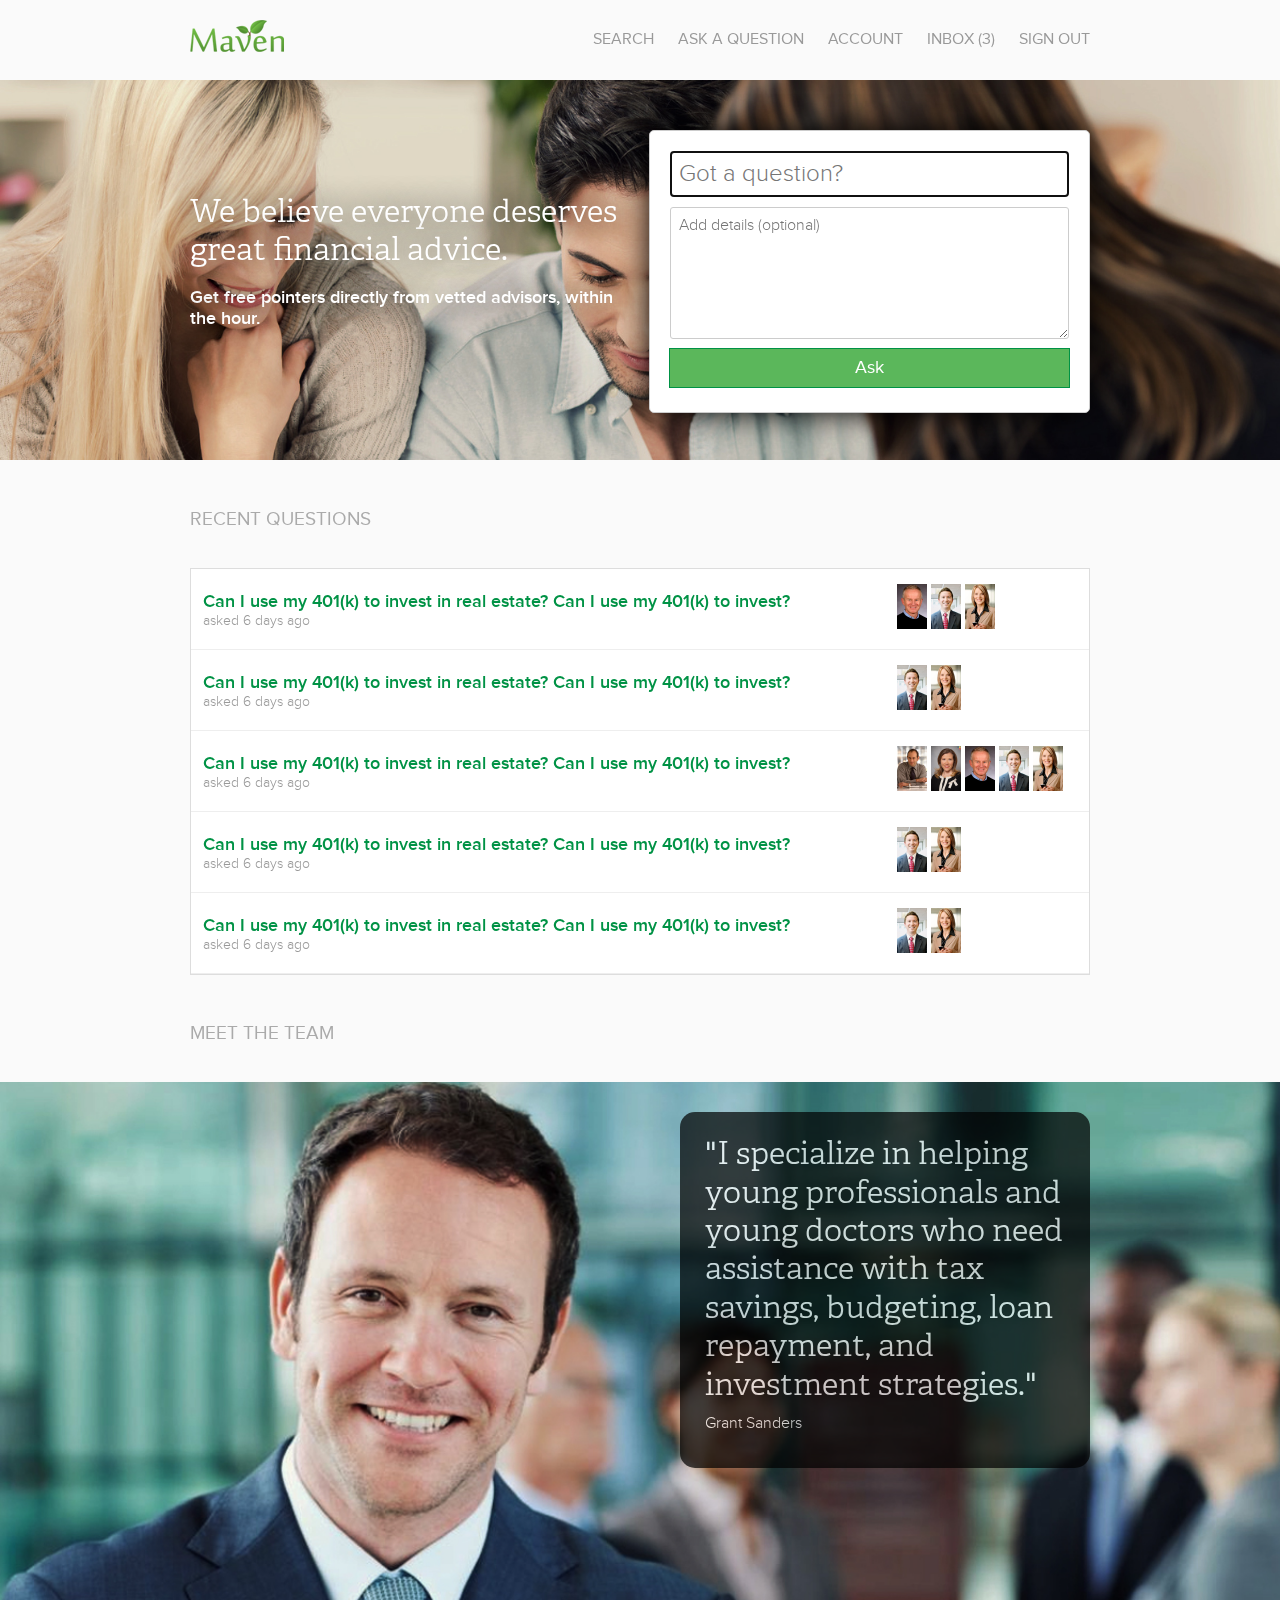
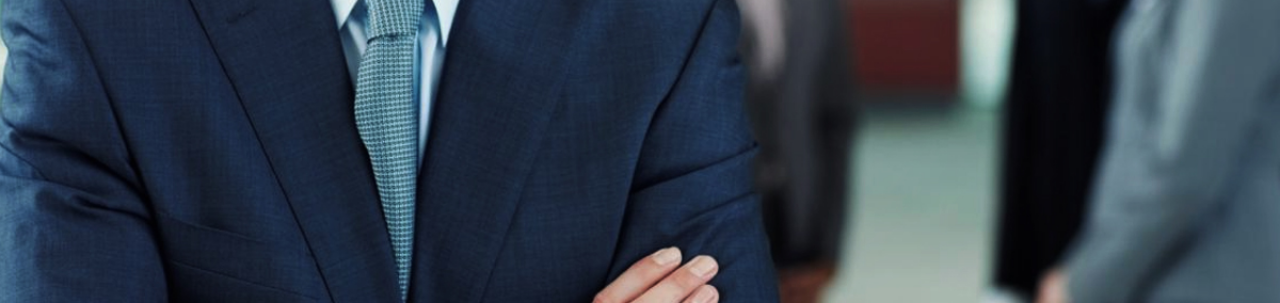
<file: index.html>
<html lang="en">
<head>
<link rel="stylesheet" href="main.css">

	<script src='jquery-1.9.1.min.js'></script>

</head>
<body id=''>

	<div class='modal'>
		<div id='fader'></div>
		<div class='modal_window login' id=''>
			<div class='subsection'>
				<span class='section_head'>Log in</span>
									<a class='green right password_change'>First time here?</a>

<a class='inline button facebook'>Log in with Facebook</a>

					<label>Email </label><input type='text' class="text_input" value=''><br>
					<label>Password</label> <input type='password' class="text_input">
					<div class='new_password'>
 <br>
						<label>Confirm password</label> <input type='password'class="text_input">
				 	</div>

			</div>		
		</div>
	</div>
	<div class='container'>
		<div id='header'>
			<img src="assets/LOGO-Maven.png">
		</div>
	</div>	
		<div style='' id='background_splash'>
		
	<div class='container'>
		<div id='post_submit'>
					<span class='header1' style=''>Thanks for your question!</span><br>
					We'll be getting to it soon. In the meantime, check out some other questions below.	
		</div>
		<div class='half left' id='headline' >
			<div class='header1' style='color:white; margin-top:50px;	text-shadow: 0px 0px 30px #000;
	color:white;'>We believe everyone deserves great financial advice.</div>

			<div class='header2' style='color:white;text-shadow: 0px 0px 30px #000;'>
				Get free pointers directly from vetted advisors, within the hour.</div>
		</div>
			<div class='half right' id='card'>
				<div class='back face'>
			<p class='header2'>
				Looks like it's your first time here. Please set up an account:
			</p>
			<input placeholder='First name' class='full text_input' id='first_name'>
			<input placeholder='Email' class='full text_input'>

			<div class='input_bubble'>
				<input type='password' placeholder='Password' class='half end text_input'>
				<input type='password' placeholder='Password confirm' class='half text_input '>
			</div>

			<a class='primary button ' onclick="submit_question()">Submit</a>					
		
			</div>
				<div class='front face'>
				<input id='ask' class='full text_input under' style='font-size:1.5em' placeholder='Got a question?'></input>			

				<textarea id='elaborate' class='full text_input' placeholder='Add details (optional)' rows='6'></textarea>

			<a class='primary button 'onclick="$('#card').toggleClass('flipped'); $('#first_name').focus()">Ask</a>					
			
		</div>	
				<br>
	
			</div>	
		
		</div>
	</div>	
	
	<div class='container'>
	<br><br>
		<p class="section_head">Recent questions</p>
		
		
		<div class="search_result">
				<div class="question_entry hoverable" onclick="location.href='question.html';">
					<div class="table">
						<div class="cell question_text">
							<span class="header2">Can I use my 401(k) to invest in real estate? Can I use my 401(k) to invest?</span>
							<div class="footnote">asked 6 days ago</div>					
						</div>
						<div class="cell participant_avatars ">
							<span class="footnote"></span>
							<img src="assets/david.jpg">
							<img src="assets/seton.jpg">
							<img src="assets/kathleen.jpg">
						</div>
					</div>	
				</div>				
				<div class="question_entry hoverable" onclick="location.href='question.html';">
					<div class="table">
						<div class="cell question_text">
							<span class="header2">Can I use my 401(k) to invest in real estate? Can I use my 401(k) to invest?</span>
							<div class="footnote">asked 6 days ago</div>					
						</div>
						<div class="cell participant_avatars ">
							<span class="footnote"></span>
						
							<img src="assets/seton.jpg">
							<img src="assets/kathleen.jpg">
						</div>
					</div>	
				</div>				
				<div class="question_entry hoverable" onclick="location.href='question.html';">
					<div class="table">
						<div class="cell question_text">
							<span class="header2">Can I use my 401(k) to invest in real estate? Can I use my 401(k) to invest?</span>
							<div class="footnote">asked 6 days ago</div>					
						</div>
						<div class="cell participant_avatars ">
							<span class="footnote"></span>
							
							<img src="assets/peter.jpg">
							<img src="assets/sabrina.jpg">
							<img src="assets/david.jpg">
							<img src="assets/seton.jpg">
							<img src="assets/kathleen.jpg">
						</div>
					</div>	
				</div>	
				<div class="question_entry hoverable" onclick="location.href='question.html';">
					<div class="table">
						<div class="cell question_text">
							<span class="header2">Can I use my 401(k) to invest in real estate? Can I use my 401(k) to invest?</span>
							<div class="footnote">asked 6 days ago</div>					
						</div>
						<div class="cell participant_avatars ">
							<span class="footnote"></span>
						
							<img src="assets/seton.jpg">
							<img src="assets/kathleen.jpg">
						</div>
					</div>	
				</div>	
				<div class="question_entry hoverable" onclick="location.href='question.html';">
					<div class="table">
						<div class="cell question_text">
							<span class="header2">Can I use my 401(k) to invest in real estate? Can I use my 401(k) to invest?</span>
							<div class="footnote">asked 6 days ago</div>					
						</div>
						<div class="cell participant_avatars ">
							<span class="footnote"></span>
						
							<img src="assets/seton.jpg">
							<img src="assets/kathleen.jpg">
						</div>
					</div>	
				</div>												
			</div>
			<br><br>
			
<p class="section_head">Meet the team</p>
	</div>
<div id='advisor_spotlight'>
	<img src='assets/advisor3.jpg' style='width:100%;position:absolute;z-index=-1;'>
	<div class='container'>
		<div class='third right' style='border-radius:15px;right:0px; background:black; color:white; padding:25px; margin-top:30px;opacity:0.7;width:40%;'>
			<span class='header1'>"I specialize in helping young professionals and young doctors who need assistance with tax savings, budgeting, loan repayment, and investment strategies."</span><p>Grant Sanders</p>
		</div>
	</div>
	
</div>
	</div>
	</div>
	<script src='maven.js'></script>
	<script>
		$('#ask').focus();		

		function submit_question() {
			$('#card').attr('style','margin-right:-1000%');
			$('#headline').attr('style','margin-left:-1000%');
			$('#post_submit').show();
		}
	</script>
</body>

</html>
</file>
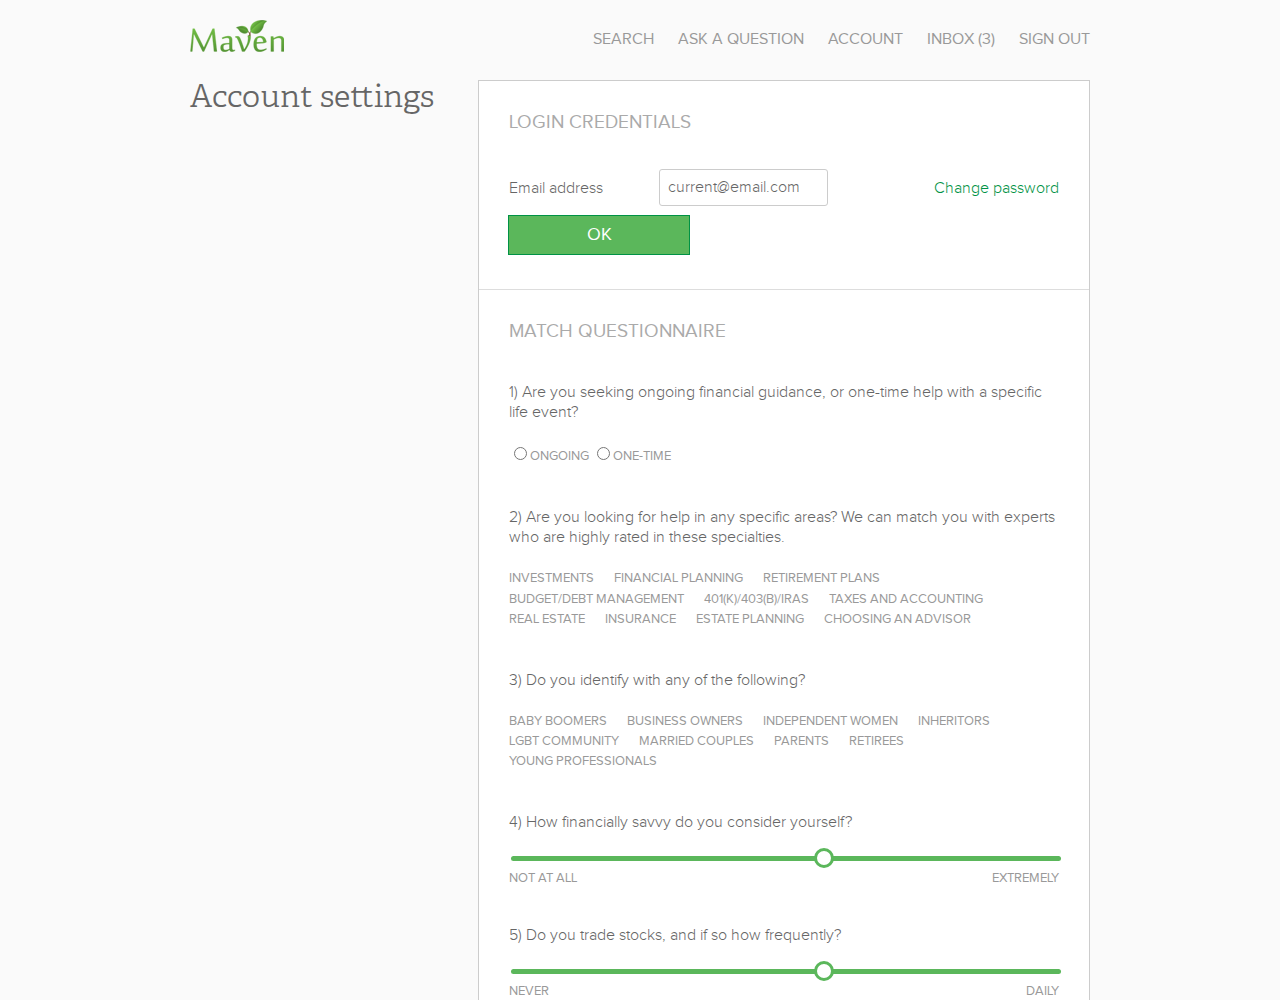
<file: account.html>
<html lang="en">
<head>
	<link rel="stylesheet" href="main.css">
	<meta name="viewport" content="width=device-width" />
	<script src='jquery-1.9.1.min.js'></script>
</head>
<body>

	<div class='modal'>
	</div>
	
	<div id='header'></div>
	<div class='container'>

		
		<div id="sidebar">
		<span class='header1'>Account settings</span>
		<br><br>

	</div>
		<div id='main'>
		<div id='profile'>
			<div class='subsection'>
				<span class='section_head'>Login credentials</span>
				<form>
					<label>Email address</label> 
					<input type='text' class="text_input" value='current@email.com'>
					<a class='green right password_change'>Change password</a>
					<div class='new_password'>
						<label>New password</label> <input type='password' class="text_input"> <br>
						<label>Confirm password</label> <input type='password'class="text_input">
				 	</div>
				</form>
			 	<a class='standard primary button '>OK</a>
			</div>
			<div class='subsection questionnaire'>
				<span class='section_head'>Match questionnaire</span>
				
				<p>1) Are you seeking ongoing financial guidance, or one-time help with a specific life event?</p>
				<div class='metric_text choices'>
					<input type='radio'><span>ongoing</span>
					<input type='radio'><span>one-time</span>
				</div>	
				
				<p>2) Are you looking for help in any specific areas? We can match you with experts who are highly rated in these specialties.</p>
				<div class='metric_text' id='specialty'>
				</div>

				<p>3) Do you identify with any of the following?</p>
				<div class='metric_text' id='niche'>
				</div>

				<p>4) How financially savvy do you consider yourself?</p>
				<div class='metric_text'>
						<input type="range" class="range" min="0" max="7" data-highlight="true">
						<span style="margin-top:30px"> not at all <span class=" right"> extremely</span></span>
				</div>

				<p>5) Do you trade stocks, and if so how frequently?</p>
				<div class='metric_text'>
						<input type="range" class="range" min="0" max="7" data-highlight="true">
						<span style="margin-top:30px"> never <span class=" right"> daily</span></span>
				</div>

				<p>6) If your retirement portfolio lost 20% of its value during a one month market slide, what would you be inclined to do?</p>
				<div class='metric_text'>
						<input type="range" class="range" min="0" max="7" data-highlight="true">
						<span style="margin-top:30px"> mostly sell <span class=" right"> buy more</span></span>
				</div>								

				<p>7) If Jim Cramer from Mad Money recommends a stock, are you more or less likely to consider buying it?</p>
				<div class='metric_text'>
						<input type="range" class="range" min="0" max="7" data-highlight="true">
						<span style="margin-top:30px"> less <span class=" right"> more</span></span>
				</div>	

				<p>8) To what extent is "beating the market" important to you?</p>
				<div class='metric_text'>
						<input type="range" class="range" min="0" max="7" data-highlight="true">
						<span style="margin-top:30px"> it's not <span class=" right"> extremely</span></span>
				</div>					

				<p>9) Ideally, how often do you want to catch up with your advisor over the long term?</p>
				<div class='metric_text'>
						<input type="range" class="range" min="0" max="7" data-highlight="true">
						<span style="margin-top:30px"> annually <span class=" right"> daily</span></span>
				</div>	

				<p>10) To what extent is "beating the market" important to you?</p>
				<div class='metric_text'>
						<input type="range" class="range" min="0" max="7" data-highlight="true">
						<span style="margin-top:30px"> it's not <span class=" right"> extremely</span></span>
				</div>
				<a class='primary button'>Save</a>	
			</div>			
		</div>
	</div>
	</div>	
	<script src='maven.js'></script>

</body>
</file>
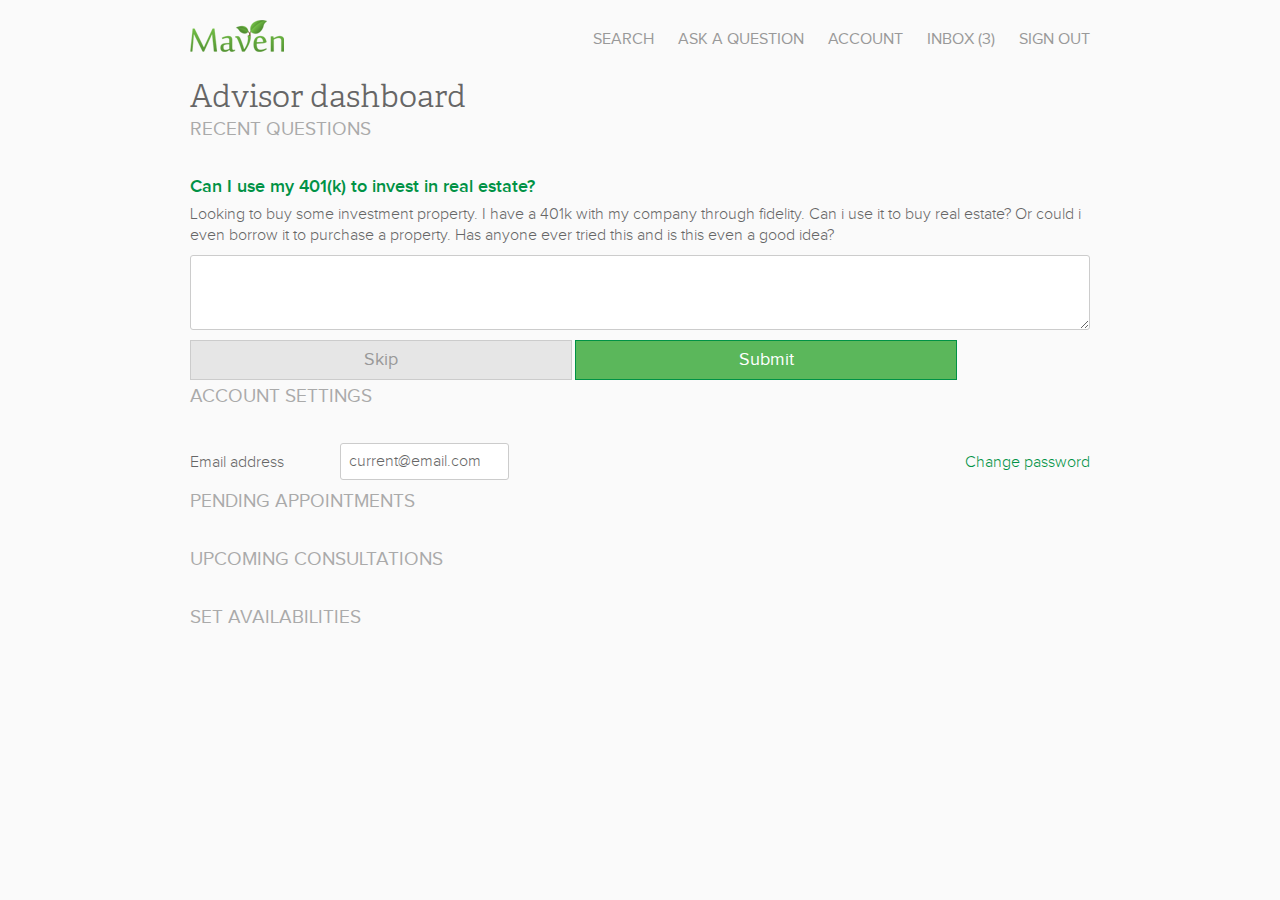
<file: advisordashboard.html>
<html lang="en">
<head>
<link rel="stylesheet" href="main.css">
	<meta name = "viewport" content = "initial-scale = 1, user-scalable = no">
</head>
<body>
	<div id='header'></div>
	<div class='container' >
		<div class="side_stack">
				<span class='header1'>Advisor dashboard</span>
				<span class='section_head'>recent questions</span>
				<span class="header2">Can I use my 401(k) to invest in real estate?</span>
				<p>Looking to buy some investment property. I have a 401k with my company through fidelity. Can i use it to buy real estate? Or could i even borrow it to purchase a property. Has anyone ever tried this and is this even a good idea?</p>
				<textarea class='full text_input' rows='3'></textarea>
				<a class="secondary paired left button" href="question.html">Skip</a>
				<a class="primary paired left button" href="question.html">Submit</a>
				
				
				
				
				<div class='section_head'>Account settings</div>
				<form>
					<label>Email address</label> 
					<input type='text' class="text_input" value='current@email.com'>
					<a class='green right password_change'>Change password</a>
					<div class='new_password'>
						<label>New password</label> <input type='password' class="text_input"> <br>
						<label>Confirm password</label> <input type='password'class="text_input">
				 	</div>
				</form>		

		<div>

		</div>
	</div>
		<div class='side_stack'>
			<div class='section_head'>Pending appointments</div>		
			<div class='section_head'>Upcoming consultations</div>			
			<div class='section_head'>Set availabilities</div>			
				
	</div>
	</div>
	<script src='jquery-1.9.1.min.js'></script>
	<script src='maven.js'></script>

</body>
</file>
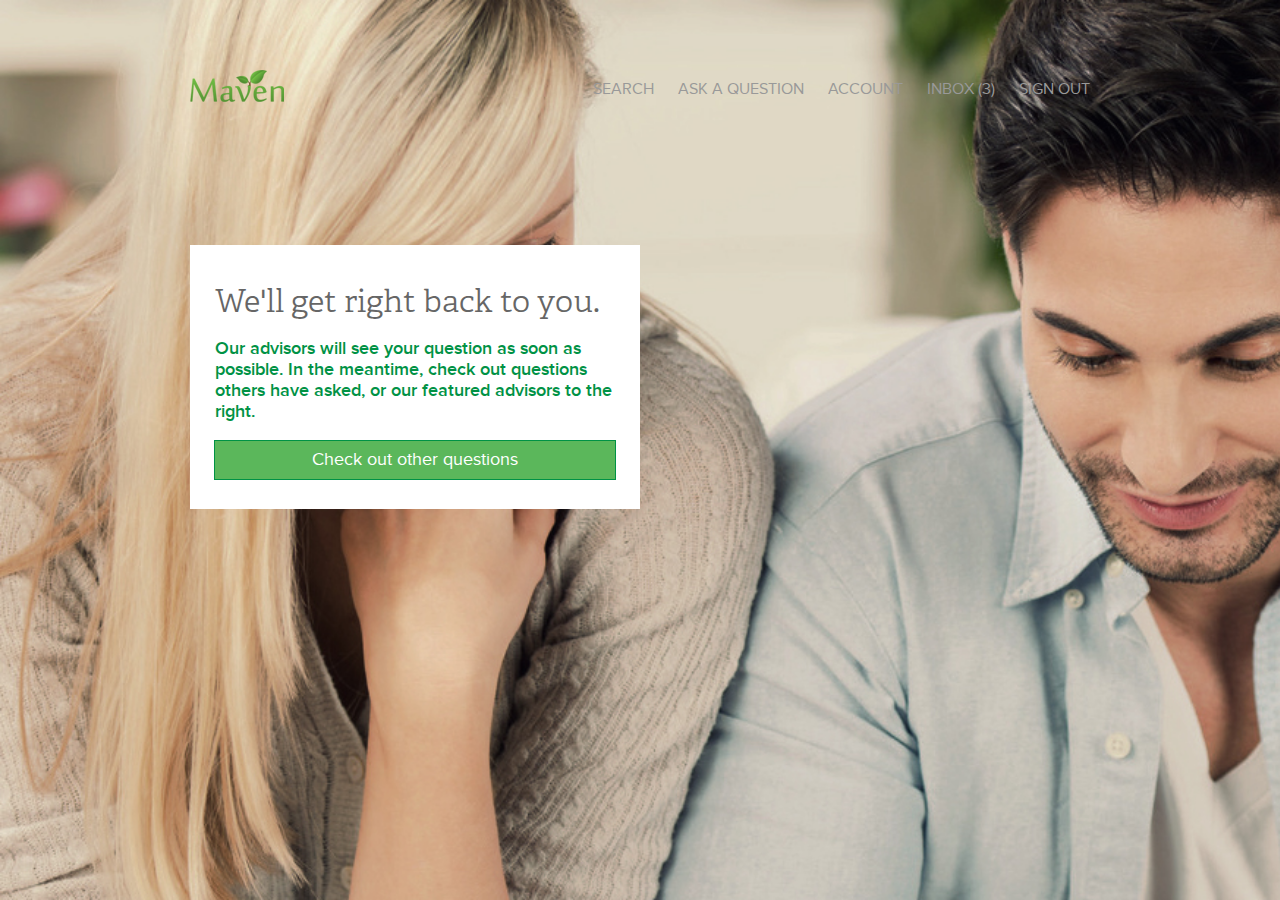
<file: confirm.html>
<html lang="en">
<head>
<link rel="stylesheet" href="main.css">

	<script src='jquery-1.9.1.min.js'></script>

</head>
<body id='background_splash'>


	<div class='container'>
		<div id='header'>
			<img src="assets/LOGO-Maven.png">
		</div>	
		<div id='main_box'>
			<div class='header1'>We'll get right back to you.</div>

			<div class='header2'>Our advisors will see your question as soon as possible. In the meantime, check out questions others have asked, or our featured advisors to the right.</div>
			<br>
			<a class='primary button ' onclick="window.location='question.html';">Check out other questions</a>
			

		</div>
	</div>
	<script src='maven.js'></script>

</body>

</html>
</file>
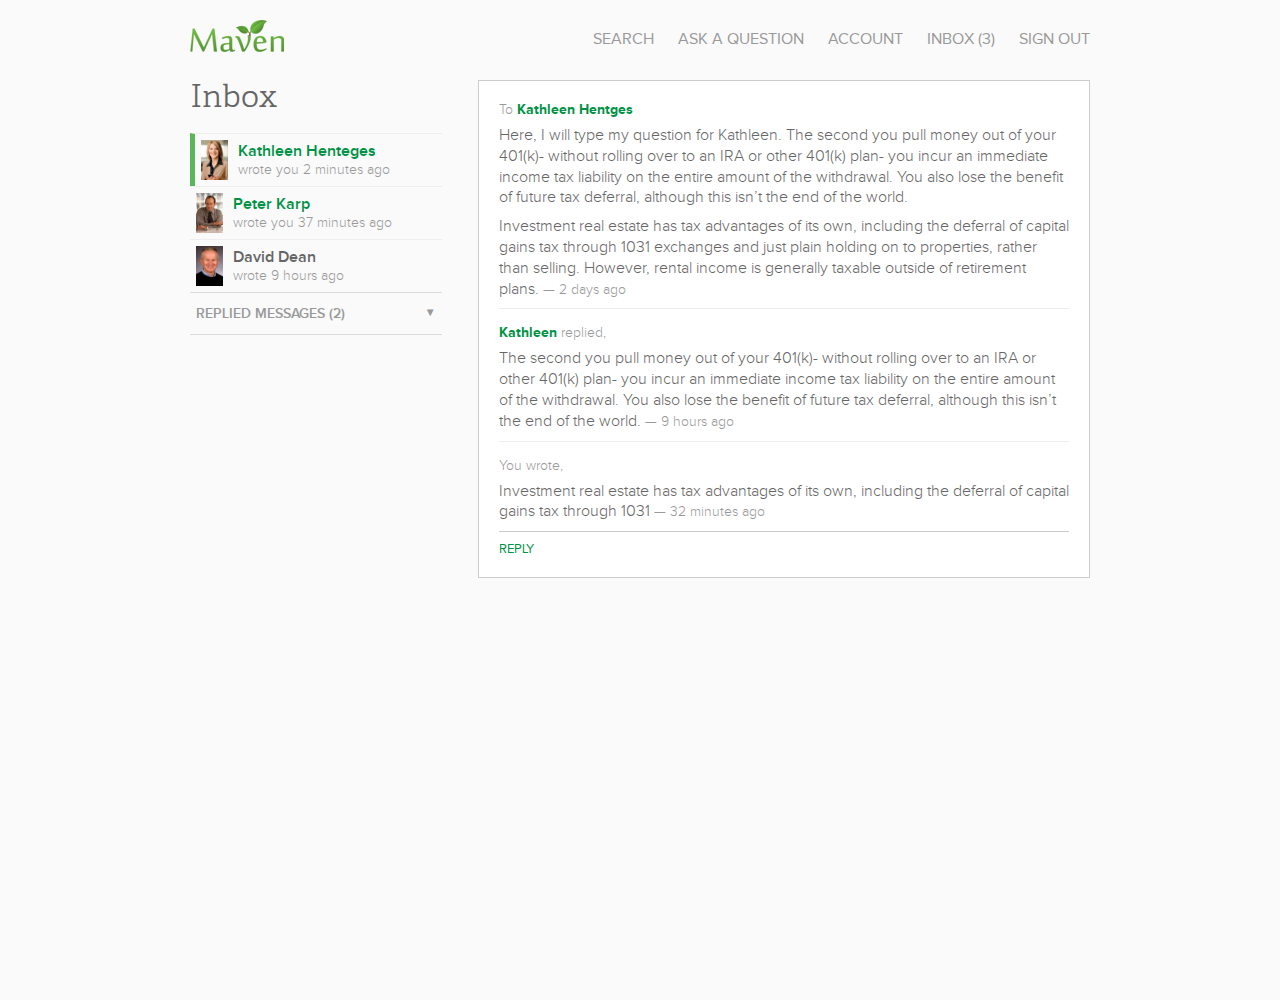
<file: inbox.html>
<html lang="en">
<meta name="apple-mobile-web-app-capable" content="yes">

<head>
	<link rel="stylesheet" href="main.css">
	<meta name="viewport" content="width=device-width" />
	<script src='jquery-1.9.1.min.js'></script>
</head>
<body>
	<div id='header'>
	</div>
	<div class='container'>
	
		<div id="sidebar">
			<span class='header1'>Inbox</span>
			
			<div class='list'>
				<div id='list_slider'>
					<div id='unreplied_messages' class='dropdown'>
						<div class='item hoverable active'>
							<img src='assets/kathleen.jpg' class=''>
							<div class='item_text'>
								<div class='green header3'>Kathleen Henteges</div>
								<span class='footnote'>wrote you 2 minutes ago</span>
							</div>
						</div>
	
						<div class='item hoverable'>
							<img src='assets/peter.jpg' class=''>
							<div class='item_text '>
								<div class='green header3'>Peter Karp</div>
								<span class='footnote'>wrote you 37 minutes ago</span>
							</div>				
						</div>
	
						<div class='item hoverable'>
							<img src='assets/david.jpg' class=''>
							<div class='item_text '>
								<div class='header3'>David Dean</div>
								<span class='footnote'>wrote 9 hours ago</span>
							</div>						
						</div>
					</div>


					<div class='dropdown' onclick='$(".dropdown_options").toggleclass("open")'>
		
						<div class='secondary_subsection_no_border subsection_head'>
							Replied messages (2)
							<span class='right arrow'>&#9660;</span>
						</div>		
		
						<div class='dropdown_options'>				
							<div class='item hoverable read'>
								<img src='assets/seton.jpg' class=''>
								<div class='item_text'>
									<div class='header3'>Seton McAndrews</div>
									<span class='footnote'> you've replied</span>
								</div>
							</div>
							<div class='item hoverable read'>
								<img src='assets/sabrina.jpg' class=''>
								<div class='item_text'>
									<div class='header3'>Sabrina Lowell</div>
									<span class='footnote'>you've replied</span>
								</div>			
							</div>					
						</div>
						
					</div>
				</div>
						
			</div>			
		</div>
		
		<div id='main'>
			<div id='profile'>


			<div class='comment_body'>
			<div class='footnote'>To <pop> Kathleen Hentges</pop> </div>
			<p>Here, I will type my question for Kathleen.
The second you pull money out of your 401(k)- without rolling over to an IRA or other 401(k) plan- you incur an immediate income tax liability on the entire amount of the withdrawal. You also lose the benefit of future tax deferral, although this isn’t the end of the world. 
<p>Investment real estate has tax advantages of its own, including the deferral of capital gains tax through 1031 exchanges and just plain holding on to properties, rather than selling. However, rental income is generally taxable outside of retirement plans. <span class='footnote'>&#8212 2 days ago </span></p>
</p> 


				<div class='followup_section'>
					<div class='inbox_message'>
					<div class='footnote'><pop> Kathleen</pop> replied, </div>
						<p>The second you pull money out of your 401(k)- without rolling over to an IRA or other 401(k) plan- you incur an immediate income tax liability on the entire amount of the withdrawal. You also lose the benefit of future tax deferral, although this isn’t the end of the world. 
					<span class='footnote'>&#8212 9 hours ago</span></p>
				</div>
					<div class='inbox_message'>
							<div class='footnote'>You wrote, </div>
<p>
Investment real estate has tax advantages of its own, including the deferral of capital gains tax through 1031 				
					<span class='footnote'>&#8212 32 minutes ago</span></p>	
				</div>
				</div>
				<div class='footer_links'>			
					<a class='metric_text green followup_button' onclick='reply_message()'>reply</a>
					<div class='followup_entry'>
						<a class='metric_text' onclick='cancel_followup()'>Cancel</a>
						<a class='metric_text green' onclick='confirm_followup()'>submit</a>
					</div>
				</div>						
			</div>
		</div>

		</div>
	</div>	
	<script src='maven.js'></script>

</body>
</html>
</file>
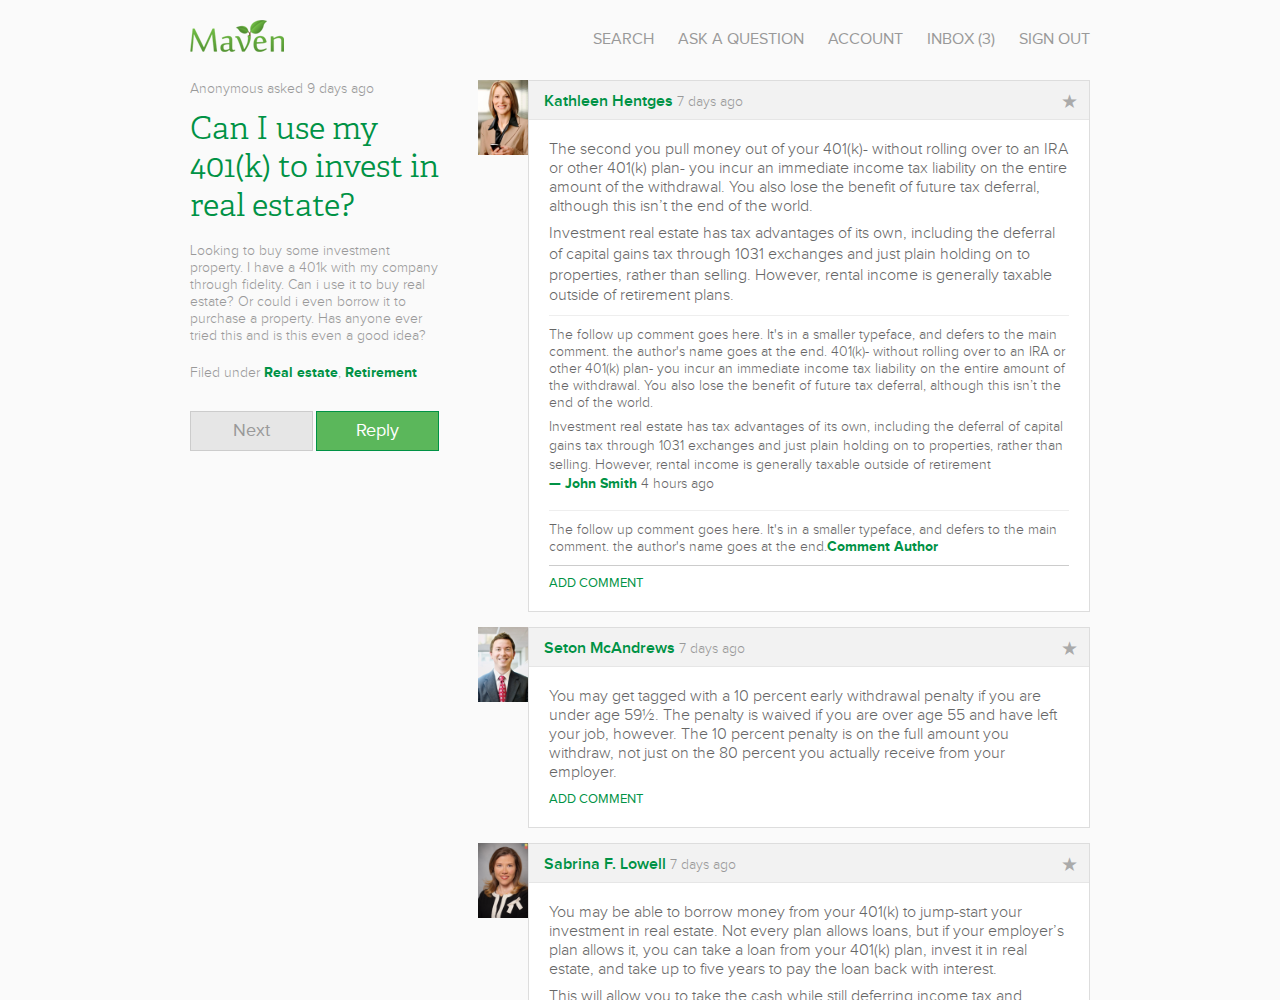
<file: question.html>
<html lang="en">
<head>
<link rel="stylesheet" href="main.css">
	<meta name = "viewport" content = "initial-scale = 1, user-scalable = no">
</head>
<body>
	<div id='header'></div>
	<div class='container'>
		<div id="sidebar">
		<span class='footnote'>Anonymous asked 9 days ago</span>
		<div class='header1 green'>Can I use my 401(k) to invest in real estate?</div>
		<span class='footnote'>Looking to buy some investment property. I have a 401k with my company through fidelity. 

Can i use it to buy real estate? Or could i even borrow it to purchase a property. Has anyone ever tried this and is this even a good idea? </span>
		<div>
		<div id='topics'>
			<span class='footnote'>Filed under		
			<pop>Real estate</pop>, 
			<pop>Retirement</pop>
			</span>
		</div>
		<a class='secondary paired button' href='question.html'>Next</a>
		<a class='primary paired button' id='reply_button' onclick='reply()'>Reply</a>
		</div>
	</div>
		<div id='main'>
	<div class='comment'>	
		<img src='assets/kathleen.jpg' class='avatar'>
		<div class='comment_text'>

			<div class='comment_header'>
			<span class='green header3'>Kathleen Hentges </span>
			<span class='footnote'>7 days ago</span>
			<a class="right upvote">&#9733<span class='tooltip'>Vote up this response</span></a>
			
			</div>
			<div class='comment_body'>
The second you pull money out of your 401(k)- without rolling over to an IRA or other 401(k) plan- you incur an immediate income tax liability on the entire amount of the withdrawal. You also lose the benefit of future tax deferral, although this isn’t the end of the world. 
<p>Investment real estate has tax advantages of its own, including the deferral of capital gains tax through 1031 exchanges and just plain holding on to properties, rather than selling. However, rental income is generally taxable outside of retirement plans.</p>

				<div class='followup_section'>
					<div class='comment_reply footnote'>

						<div class='cell'>The follow up comment goes here. It's in a smaller typeface, and defers to the main comment. the author's name goes at the end.  401(k)- without rolling over to an IRA or other 401(k) plan- you incur an immediate income tax liability on the entire amount of the withdrawal. You also lose the benefit of future tax deferral, although this isn’t the end of the world. 
<p>Investment real estate has tax advantages of its own, including the deferral of capital gains tax through 1031 exchanges and just plain holding on to properties, rather than selling. However, rental income is generally taxable outside of retirement <pop>&#8212 John Smith</pop> 4 hours ago</div>
					</div>
					<div class='comment_reply footnote'>
						The follow up comment goes here. It's in a smaller typeface, and defers to the main comment. the author's name goes at the end.<pop>Comment Author</pop>
					</div>
				</div>
				<div class='footer_links'>			
					<a class='metric_text green followup_button' onclick='followup()'>add Comment</a>
					<div class='followup_entry'>
						<a class='metric_text' onclick='cancel_followup()'>Cancel</a>
						<a class='metric_text green' onclick='confirm_followup()'>submit</a>
					</div>
				</div>						
			</div>
		</div>
	</div>
	<div class='comment'>
		<img src='assets/seton.jpg' class='avatar'>
		<div class='comment_text'>
			<div class='comment_header'>
				<span class='green header3'>Seton McAndrews</span>
				<span class='footnote'>7 days ago</span>
				<a class="right upvote">&#9733<span class='tooltip'>Vote up this response</span></a>
			</div>
			<div class='comment_body'>
You may get tagged with a 10 percent early withdrawal penalty if you are under age 59½. The penalty is waived if you are over age 55 and have left your job, however. The 10 percent penalty is on the full amount you withdraw, not just on the 80 percent you actually receive from your employer. 

				<div class='followup_section footnote'>

				</div>
				<div class='footer_links'>			
					<a class='metric_text green followup_button' onclick=''>add Comment</a>
					<div class='followup_entry'>
						<a class='metric_text' onclick='cancel_followup()'>Cancel</a>
						<a class='metric_text green' onclick='confirm_followup()'>submit</a>
					</div>
				</div>	
				
			</div>
		</div>
	</div>
	<div class='comment'>
		<img src='assets/sabrina.jpg' class='avatar'>
		<div class='comment_text'>
			<div class='comment_header'>
				<span class='green header3'>Sabrina F. Lowell</span>
				<span class='footnote'>7 days ago</span>
				<a class="right upvote">&#9733<span class='tooltip'>Vote up this response</span></a>
			</div>
			<div class='comment_body'>
				You may be able to borrow money from your 401(k) to jump-start your investment in real estate. Not every plan allows loans, but if your employer’s plan allows it, you can take a loan from your 401(k) plan, invest it in real estate, and take up to five years to pay the loan back with interest.
				
				<p>This will allow you to take the cash while still deferring income tax and avoiding early withdrawal penalties. Moreover, there’s no $10,000 limit – meaning you can take your entire down payment from your 401(k).</p>
				

			</div>
		</div>	
	</div>
			
	<div class='comment new_comment'>
		<img src='assets/peter.jpg' class='avatar'>
		<div class='comment_text'>
			<div class='comment_header'>
				<span class='green header3'>Self Name Here</span>
				<span class='footnote'>advisor 			
					<span class='right footnote'>7 days ago</span>
				</span>
			</div>
			<div class='comment_body'>
				<textarea rows='6' class='full text_input seamless' placeholder='Write your message here'></textarea>
				<div class='half'>
					<a class='secondary paired button' onclick='cancel_reply()'>Cancel</a>
					<a class='primary paired button' onclick='confirm_reply()'>Submit</a>
				</div>	
			</div>
		</div>
	</div>				
	</div>
	</div>
	<script src='jquery-1.9.1.min.js'></script>
	<script src='maven.js'></script>

</body>
</file>
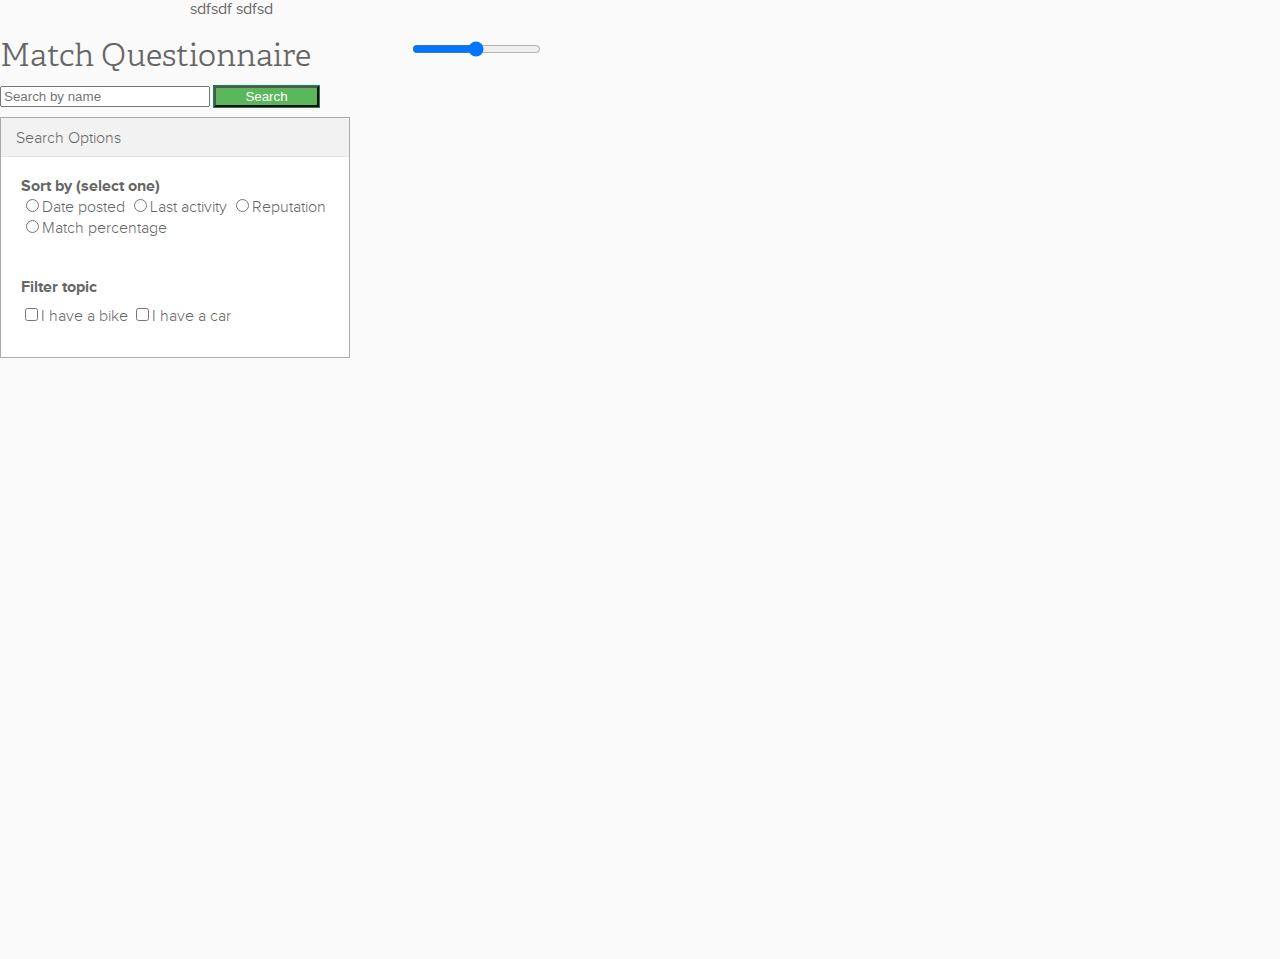
<file: questionnaire.html>
<html lang="en">
<head>
<link rel="stylesheet" href="main.css">

</head>
<body>
	<div id='header'>sdfsdf sdfsd 
	</div>
	
	<div id="sidebar">
		<span class='header1'>Match Questionnaire</span>
			<form name="input" action="html_form_action.asp" method="get">
				<input type="text" name="user" placeholder='Search by name' style='width:60%'>
				<button class='primary' type="submit" value="Submit" style='width:30%'>Search</button>
			</form>
			
			<div class='search'>
			
				<div class='comment_header'>Search Options</div>
				
				<div class='comment_body'>
					<b>Sort by (select one)</b><br>
					<input type="radio" name="date" value="date posted">Date posted
					<input type="radio" name="last_online" value="">Last activity
					<input type="radio" name="date" value="date posted">Reputation
					<input type="radio" name="last_online" value="">Match percentage
				</div>
				
				<div class='comment_body'>
					<b>Filter topic</b>
					<form>
						<input type="checkbox" name="vehicle" value="Bike">I have a bike
						<input type="checkbox" name="vehicle" value="Car">I have a car 
					</form>
				</div>
				
			</div>
			

	
		</div>
	</div>
	
	<div id='main'>

		<input type="range"  min="0" max="500" />

		
		
	</div>

</body>
</file>
<file: main.css>
@charset "UTF-8";
@font-face {
  font-family: Adelle_Regular;
  src: url(assets/adellebasicreg.ttf);
  font-weight: 400;
}

@font-face {
  font-family: Adelle_Light;
  src: url(assets/Adelle_light.otf);
  font-weight: 400;
}

@font-face {
  font-family: Proxima-Nova;
  src: url(assets/ProximaNova-regular.ttf);
  font-weight: 400;
}

@font-face {
  font-family: Proxima-Nova-light;
  src: url(assets/ProximaNova-light.ttf);
  font-weight: 400;
}

@font-face {
  font-family: Proxima-Nova-semibold;
  src: url(assets/ProximaNova-semibold.ttf);
}

@font-face {
  font-family: Proxima-Nova-bold;
  src: url(assets/ProximaNova-bold.ttf);
  font-weight: bold;
}

/* line 38, scss/main.scss */
a {
  cursor: hand;
}

/* line 42, scss/main.scss */
#headline {
  text-shadow: 0px 0px 30px #000;
  margin-left: 0px;
  transition: all 1s;
}

/* line 48, scss/main.scss */
#advisor_spotlight {
  max-height: 800px;
}

/* line 52, scss/main.scss */
#post_submit {
  text-align: center;
  width: 100%;
  position: absolute;
  padding-top: 100px;
  display: none;
  text-shadow: 0px 0px 30px #333;
  color: white;
  left: 0px;
}

/* line 63, scss/main.scss */
#card {
  -webkit-transform-style: preserve-3d;
  -moz-transform-style: preserve-3d;
  -webkit-transition-property: -webkit-transform;
  -moz-transition-property: -moz-transform;
  -webkit-transition-duration: 0.8s;
  margin-right: 0px;
  transition: all 0.8s;
  pointer-events: auto;
}

/* line 75, scss/main.scss */
.flipped {
  -webkit-transform: rotateY(180deg);
}

/* line 79, scss/main.scss */
.face {
  background: white;
  border-radius: 5px;
  border: 1px solid #ccc;
  padding: 20px;
  box-sizing: border-box;
  -webkit-backface-visibility: hidden;
  position: absolute;
  width: 100%;
  box-shadow: 0px 0px 30px #000;
  width: 100%;
}

/* line 92, scss/main.scss */
.front {
  z-index: -1;
}

/* line 96, scss/main.scss */
.back {
  -webkit-transform: rotateY(180deg);
  width: 100%;
}

/* line 101, scss/main.scss */
body {
  background-color: #fafafa;
  font-family: Proxima-Nova-light, sans-serif;
  -webkit-font-smoothing: subpixel-antialiased;
  color: #666;
  margin: 0px;
  cursor: default;
  -webkit-transition: all 1s;
  transition: all 1s;
  -webkit-perspective: 1000px;
}

/* line 114, scss/main.scss */
.container {
  max-width: 900px;
  min-width: 280px;
  padding: 0px 15px;
  margin: 0 auto;
  cursor: default;
}

/* line 123, scss/main.scss */
iframe {
  border: none;
}

/* line 126, scss/main.scss */
.modal {
  position: fixed;
  top: 0px;
  z-index: 3000;
  background: rgba(230, 230, 230, 0.8);
  width: 100%;
  height: 10000%;
  display: none;
  opacity: 0;
  -webkit-transition: all 1s;
  transition: all 1s;
}

/* line 140, scss/main.scss */
.modal_window {
  background: white;
  border: 1px solid #ccc;
  max-width: 600px;
  margin: 0 auto;
  margin-top: 30px;
}

/* line 149, scss/main.scss */
#header {
  margin: 0 auto;
  max-width: 900px;
  min-width: 280px;
  margin-bottom: 20px;
  font-family: Proxima-Nova, sans-serif;
}

/* line 157, scss/main.scss */
#sidebar {
  width: 28%;
  min-width: 250px;
  max-width: 350px;
  float: left;
}

/* line 164, scss/main.scss */
#main {
  float: right;
  width: 68%;
  height: 100%;
  overflow: scroll;
  padding-bottom: 20px;
}

/* line 172, scss/main.scss */
.author_photo {
  width: 30px;
}

/* line 176, scss/main.scss */
.advisor_pic {
  height: 90px;
  margin-right: 20px;
  text-align: middle;
  display: inline-block;
}

/* line 183, scss/main.scss */
.table {
  display: table;
  width: 100%;
}

/* line 188, scss/main.scss */
.advisor_full {
  float: left;
  margin-right: 25px;
  width: 15%;
  position: relative;
}
/* line 194, scss/main.scss */
.advisor_full img {
  border: 1px solid #eee;
}
/* line 199, scss/main.scss */
.advisor_full #picture_edit {
  position: absolute;
  text-align: center;
  top: 40%;
  width: 100%;
  height: 100%;
  display: none;
}
/* line 210, scss/main.scss */
.advisor_full:hover img {
  opacity: 0.1;
}
/* line 214, scss/main.scss */
.advisor_full:hover #picture_edit {
  display: block;
}

/*Typography*/
/* line 221, scss/main.scss */
p {
  -webkit-margin-before: 0.5em;
  -webkit-margin-after: 0.5em;
  line-height: 1.3em;
}

/* line 226, scss/main.scss */
b {
  font-family: Proxima-Nova-bold;
}

/* line 230, scss/main.scss */
pop {
  font-family: Proxima-Nova-bold;
  color: #009245;
  display: inline-block;
}

/* line 235, scss/main.scss */
.header1 {
  font-family: Adelle_Light;
  font-size: 2em;
  line-height: 1.2em;
  padding: 15px 0px 15px 0px;
}

/* line 242, scss/main.scss */
.header2 {
  font-family: Proxima-Nova-semibold;
  font-size: 1.1em;
  color: #009245;
}

/* line 249, scss/main.scss */
.header3 {
  font-family: Proxima-Nova-semibold;
}

/* line 253, scss/main.scss */
.section_head {
  display: block;
  margin-bottom: 35px;
  font-family: Proxima-Nova;
  text-transform: uppercase;
  font-size: 1.2em;
  color: #aaa;
}

/* line 263, scss/main.scss */
.subsection_head {
  text-transform: uppercase;
  margin-bottom: 10px;
  font-family: Proxima-Nova-semibold;
  font-size: 0.9em;
  color: #999;
}

/* line 270, scss/main.scss */
.question {
  width: 60%;
  display: inline-table;
}

/* line 274, scss/main.scss */
form {
  line-height: 2.5em;
  margin-bottom: 0px;
}
/* line 278, scss/main.scss */
form label {
  float: left;
  width: 150px;
}
/* line 282, scss/main.scss */
form .search_icon {
  font-size: 1.2em;
  text-transform: uppercase;
  line-height: normal;
  color: #999;
  -webkit-text-stroke: 0.5px #999;
  margin-top: -6px;
  -webkit-transform: rotate(-40deg);
  -moz-transform: rotate(-40deg);
  transition: all .5s;
}

/* line 300, scss/main.scss */
input:focus + .search_icon {
  font-size: 1.25em;
  margin-top: -7px;
  -webkit-text-stroke: 0.5px #5bb75b;
}

/* line 308, scss/main.scss */
.tooltip {
  text-align: left;
  position: absolute;
  margin-left: -225px;
  margin-bottom: -100px;
  background: white;
  border: 1px solid #ccc;
  border-radius: 3px;
  color: #009245;
  font-size: 12px;
  font-family: Proxima-nova;
  padding: 5px;
  display: none;
  line-height: 1em;
  max-width: 200px;
}

/* line 326, scss/main.scss */
a:hover > .tooltip,
span:hover > .tooltip,
div:hover > .tooltip {
  display: inline;
}

/* line 329, scss/main.scss */
.footnote {
  font-family: Proxima-Nova-light;
  font-size: 0.9em;
  color: #999;
}

/* line 335, scss/main.scss */
.right {
  float: right;
}

/* line 339, scss/main.scss */
.post_author {
  font-weight: bold;
  color: #009245;
}

/* line 344, scss/main.scss */
.topic {
  background-color: #999;
  color: white;
  padding: 3px 6px 3px 6px;
  margin: 1000px 5px 5px 0px;
  border-radius: 3px;
  font-size: 0.9em;
}

/* line 353, scss/main.scss */
.match_percentage {
  background-color: #999;
  color: white;
  padding: 1px 5px 0px 5px;
  margin: 3px 5px 5px 0px;
  border-radius: 3px;
  display: inline-block;
  line-height: 1.5em;
}

/* line 363, scss/main.scss */
.maven_score {
  background-color: #5bb75b;
  color: white;
  padding: 1px 5px 0px 5px;
  margin: -1px 5px 5px 0px;
  border-radius: 3px;
  display: inline-block;
  line-height: 1.5em;
}

/* line 374, scss/main.scss */
.clicked {
  background: white;
  color: #5bb75b;
}

/* line 379, scss/main.scss */
.range {
  -webkit-appearance: none;
  background-color: #5bb75b;
  height: 5px;
  width: 100%;
  border-radius: 25px;
  outline: none;
  margin-bottom: 10px;
}

/* line 388, scss/main.scss */
.range::-webkit-slider-thumb {
  -webkit-appearance: none;
  width: 20px;
  height: 20px;
  border-radius: 50%;
  background: #fff;
  border: 3px solid #5bb75b;
}

/* line 397, scss/main.scss */
.search_field {
  font-size: 1em;
  padding: 13px;
  border-radius: 5px;
  border: 1px solid #ccc;
}

/* line 404, scss/main.scss */
.text_input {
  padding: 8px;
  border-radius: 3px;
  border: 1px solid #ccc;
  margin-bottom: 10px;
  color: #666;
  font-size: 1em;
  font-family: inherit;
}

/* line 414, scss/main.scss */
.seamless {
  width: 100%;
  border: none;
  outline: none;
  resize: none;
  color: #666;
  padding: 0px;
  margin: 0px;
  background-color: inherit;
}

/* line 426, scss/main.scss */
textarea {
  resize: vertical;
  font-size: inherit;
  font-family: inherit;
}

/* line 431, scss/main.scss */
.filter_title {
  font-size: 0.8em;
  text-transform: uppercase;
  margin-bottom: 15px;
}

/* line 437, scss/main.scss */
.checkmark {
  float: right;
  color: #666;
}

/* line 442, scss/main.scss */
.text_right {
  text-align: right;
}

/* line 446, scss/main.scss */
.footer_links {
  margin-top: 10px;
  display: inline-block;
}

/* line 451, scss/main.scss */
.followup_entry {
  display: none;
}

/* line 454, scss/main.scss */
a {
  text-decoration: none;
  color: #5bb75b;
}

/* line 459, scss/main.scss */
.metric_text {
  font-family: Proxima-Nova, sans-serif;
  font-size: 0.8em;
  text-transform: uppercase;
  color: #999;
}

/* line 467, scss/main.scss */
.green {
  color: #009245;
}

/* line 471, scss/main.scss */
.approved {
  width: 25px;
  margin-left: 5px;
}

/*Structure*/
/* line 477, scss/main.scss */
.answers {
  margin-top: 20px;
}

/* line 480, scss/main.scss */
#background_splash {
  background-image: url(assets/couple.jpg);
  background-repeat: no-repeat;
  width: 100%;
  height: 100%;
  z-index: 0;
  -webkit-background-size: cover;
  -moz-background-size: cover;
  -o-background-size: cover;
  background-size: cover;
  height: 330px;
  padding-top: 50px;
  pointer-events: none;
}

/* line 495, scss/main.scss */
#profile {
  background: white;
  border: 1px solid #ccc;
}

/* line 500, scss/main.scss */
.subsection {
  padding: 30px;
  border-bottom: 1px solid #dddddd;
}

/* line 504, scss/main.scss */
.subsection:last-child {
  border: none;
}

/* line 507, scss/main.scss */
#main_box {
  width: 400px;
  background-color: white;
  margin-top: 15%;
  padding: 25px;
}

/* line 513, scss/main.scss */
.avatar {
  width: 50px;
  float: left;
  display: inline;
}

/* line 519, scss/main.scss */
.new_comment {
  display: none;
}

/* line 522, scss/main.scss */
.comment {
  margin-bottom: 15px;
}

/* line 525, scss/main.scss */
.comment_text {
  background-color: white;
  border: 1px solid #ddd;
  margin-left: 50px;
}

/* line 531, scss/main.scss */
.comment_header {
  background-color: #f2f2f2;
  border-bottom: 1px solid #e6e6e6;
  padding: 10px;
  padding: 11px 11px 8px 15px;
}

/* line 542, scss/main.scss */
.comment_reply {
  border-top: 1px solid #eee;
  padding: 10px 0px 10px 0px;
  color: inherit;
}

/* line 548, scss/main.scss */
.comment_reply:last-child {
  border-bottom: 1px solid #ccc;
}

/* line 552, scss/main.scss */
.message {
  display: none;
}

/* line 556, scss/main.scss */
.comment_body:hover .message {
  display: inline;
}

/* line 560, scss/main.scss */
.comment_body {
  padding: 20px;
  font-size: 1em;
}

/* line 566, scss/main.scss */
.search_result:hover {
  transition: background-color 0.5s;
}
/* line 569, scss/main.scss */
.search_result:hover .hoverable {
  background-color: #fafafa;
}
/* line 571, scss/main.scss */
.search_result:hover .hoverable:hover {
  background-color: white;
}

/* line 578, scss/main.scss */
.advisor_entry {
  background-color: white;
  padding: 10px;
  border-bottom: 1px solid #eee;
}

/* line 586, scss/main.scss */
.expander {
  -webkit-transition: all 1s;
}

/* line 591, scss/main.scss */
.question_entry {
  border-bottom: 1px solid #eee;
  padding: 15px 12px;
}

/* line 596, scss/main.scss */
.question_text {
  margin-right: 45px;
  float: left;
}

/* line 601, scss/main.scss */
.participant_avatars {
  white-space: nowrap;
  width: 180px;
}
/* line 604, scss/main.scss */
.participant_avatars img {
  width: 30px;
}

/* line 610, scss/main.scss */
.search_header {
  background-color: #aaa;
  border-bottom: 1px solid #aaa;
  padding: 10px;
  padding: 11px 11px 8px 15px;
  font-size: 0.8em;
  text-transform: uppercase;
  color: white;
}

/* line 621, scss/main.scss */
.border_bottom {
  border-bottom: 1px solid #ddd;
}

/* line 628, scss/main.scss */
.name_block {
  width: 40%;
  min-width: 180px;
  vertical-align: middle;
  display: table-cell;
  margin-right: 4%;
}

/* line 636, scss/main.scss */
.niche {
  width: 30%;
}

/* line 640, scss/main.scss */
.cell {
  display: table-cell;
}

/* line 644, scss/main.scss */
#topics {
  margin: 20px 0 30px 0;
}

/* line 648, scss/main.scss */
.secondary_body {
  background-color: white;
  border: 1px solid #ccc;
  margin-top: 15px;
  padding: 16px 12px;
}

/* line 656, scss/main.scss */
.secondary_subsection {
  padding: 12px 6px;
  border-bottom: 1px solid #dadada;
}

/* line 661, scss/main.scss */
.secondary_subsection_no_border {
  padding: 12px 6px;
}

/* line 665, scss/main.scss */
.secondary_header {
  font-family: Proxima-Nova-semibold, sans-serif;
  font-size: 0.8em;
  text-transform: uppercase;
  color: #999;
  margin-bottom: 5px;
}

/* line 673, scss/main.scss */
.rating_box {
  background-color: white;
  border: 1px solid #ddd;
  padding: 8px;
  display: inline-block;
  width: 400px;
}

/* line 681, scss/main.scss */
.bar {
  display: inline-block;
  height: 8px;
  background: #eee;
  margin: 3px 30px 0px 0px;
  float: right;
  width: 70%;
}

/* line 690, scss/main.scss */
.rating_category {
  width: 100%;
  margin: 6px;
}

/*Buttons*/
/* line 700, scss/main.scss */
.button {
  padding: 10px;
  font-size: 1.1em;
  margin-bottom: 5px;
  font-family: Proxima-Nova, sans-serif;
  outline: none;
  text-align: center;
  display: block;
  line-height: 1em;
}

/* line 711, scss/main.scss */
.button:hover {
  opacity: 0.8;
}

/* line 715, scss/main.scss */
.secondary {
  border: 1px solid #ccc;
  background-color: #e6e6e6;
  color: #999;
}

/* line 721, scss/main.scss */
.primary {
  outline: 1px solid #009245;
  background-color: #5bb75b;
  color: white;
}

/* line 727, scss/main.scss */
.standard {
  width: 160px;
}

/* line 730, scss/main.scss */
.full {
  width: 100%;
}

/* line 734, scss/main.scss */
.inline {
  display: inline;
}

/* line 737, scss/main.scss */
.paired {
  width: 40%;
  display: inline-block;
}

/* line 742, scss/main.scss */
.search {
  background-color: white;
  border: 1px solid #aaa;
}

/* line 747, scss/main.scss */
.search_result {
  cursor: hand;
  border: 1px solid #ddd;
  background-color: white;
}

/* line 753, scss/main.scss */
.half {
  width: 49%;
  display: inline-block;
}

/* line 758, scss/main.scss */
.third {
  width: 33%;
}

/* line 761, scss/main.scss */
.fifth {
  width: 20%;
  display: inline-block;
}

/*
.ck-button span:hover:after {
	content: " ✓";
	color:#aaa;
	margin-bottom:2px;
	font-weight:normal;
	text-align:end;
}
*/
/* line 777, scss/main.scss */
.choices {
  margin-right: 20px;
  display: inline-block;
  line-height: 1.6em;
}

/* line 789, scss/main.scss */
.input_bubble {
  border: 1px solid #ccc;
  border-radius: 3px;
  margin-bottom: 10px;
}
/* line 794, scss/main.scss */
.input_bubble input, .input_bubble textarea {
  margin: 0px;
  border: none;
  border-radius: 0px;
  padding: 8px;
  color: #aaa;
  font-family: inherit;
  font-size: 1em;
}
/* line 804, scss/main.scss */
.input_bubble .under {
  border-bottom: 1px solid #ccc;
}
/* line 808, scss/main.scss */
.input_bubble .end {
  border-right: 1px solid #ccc;
}

/* line 812, scss/main.scss */
.answers p {
  display: none;
  margin-top: 15px;
}

/* Advisor page */
/* line 819, scss/main.scss */
#headshot {
  position: fixed;
  top: 0;
  right: 0;
  bottom: 0;
  height: 100%;
  overflow-y: hidden;
}
/* line 827, scss/main.scss */
#headshot img {
  height: 100%;
  width: auto;
}

/* line 833, scss/main.scss */
#splash {
  background-image: url("assets/bg.jpg");
  height: 100%;
  background-repeat: no-repeat;
  -webkit-background-size: cover;
  -moz-background-size: cover;
  -o-background-size: cover;
  background-size: cover;
  background-position-x: right;
}

/* line 845, scss/main.scss */
#translucent_backing {
  width: 60%;
  background-color: rgba(255, 255, 255, 0.9);
  height: 100%;
  overflow-y: scroll;
  overflow-x: inherit;
}

/* line 853, scss/main.scss */
.article {
  background-color: white;
  border: 1px solid #ddd;
  margin-bottom: 15px;
}
/* line 858, scss/main.scss */
.article .full_story {
  padding: 0px;
  max-height: 0px;
  overflow: hidden;
  transition: all 1s;
  padding: 0px 20px;
}
/* line 866, scss/main.scss */
.article .expanded {
  max-height: 9999px;
  padding: 20px;
}
/* line 871, scss/main.scss */
.article .teaser {
  max-height: 122px;
  text-overflow: ellipsis;
}
/* line 874, scss/main.scss */
.article .teaser img {
  float: left;
  border: 1px solid #fafafa;
  width: 30%;
  max-width: 180px;
  margin-right: 20px;
}

/* line 886, scss/main.scss */
.edit {
  display: none;
}

/* line 891, scss/main.scss */
#firm:hover .edit {
  display: inline;
}

/* line 896, scss/main.scss */
#top_banner {
  background: white;
  border-bottom: 2px solid #5bb75b;
  padding: 10px;
  display: none;
  text-align: center;
}

/* line 904, scss/main.scss */
.badge {
  background-color: #999;
  color: white;
  padding: 8px;
  border-radius: 3px;
  display: inline-block;
  line-height: 1.5em;
  margin: 10px 0px 30px 0px;
}

/* line 913, scss/main.scss */
.match {
  background-color: #999;
}

/* line 917, scss/main.scss */
.maven {
  background-color: #5bb75b;
}

/* line 921, scss/main.scss */
.rating {
  background-color: #009245;
}

/* line 924, scss/main.scss */
.big_number {
  font-size: 2em;
  font-family: Proxima-Nova-semibold;
  float: left;
  margin-right: 5px;
}

/* line 931, scss/main.scss */
.small {
  text-transform: uppercase;
  font-size: 0.8em;
  line-height: 1em;
}

/* line 937, scss/main.scss */
.disclosures {
  display: table;
  margin-left: 50px;
}

/* line 941, scss/main.scss */
.disclosure_event, .row {
  display: table-row;
}

/* line 944, scss/main.scss */
.row .cell {
  padding-bottom: 20px;
}

/* line 947, scss/main.scss */
.row .cell:first-child {
  padding-right: 50px;
}

/* line 950, scss/main.scss */
.disclosure_event .cell {
  padding-right: 25px;
}

/* line 954, scss/main.scss */
#report {
  display: none;
  padding: 15px;
  background: #fcfcfc;
  border-left: 5px solid #5bb75b;
}

/* Menu */
/* line 963, scss/main.scss */
#header img {
  padding-top: 20px;
}

/* line 967, scss/main.scss */
.menu {
  padding-top: 30px;
  max-height: 0%;
  float: right;
}

/* line 972, scss/main.scss */
.menu_item {
  margin-left: 20px;
  color: #999;
  cursor: default;
}

/* line 978, scss/main.scss */
.menu_item:hover {
  color: #5bb75b;
}

/* line 983, scss/main.scss */
.numbers {
  width: 90px;
  line-height: 1.8em;
  text-align: right;
}

/* line 990, scss/main.scss */
.question_banner {
  background-image: linear-gradient(#5bb75b, #009245);
  padding: 10px;
  margin-bottom: 10px;
  color: white;
  border-radius: 5px;
}

/* line 998, scss/main.scss */
#hamburger {
  display: none;
}

/* Landing page */
/* line 1003, scss/main.scss */
.login {
  max-width: 400px;
}

/* line 1006, scss/main.scss */
.facebook {
  background-image: linear-gradient(#4063b3, #3c599d);
  color: white;
}

/* Inbox */
/* line 1014, scss/main.scss */
.list {
  margin-top: 15px;
}
/* line 1016, scss/main.scss */
.list .active {
  border-left: 5px solid #5bb75b;
}
/* line 1020, scss/main.scss */
.list .item {
  display: table;
  padding: 6px 6px;
  cursor: hand;
  border-top: 1px solid #eee;
}
/* line 1026, scss/main.scss */
.list .item img {
  height: 40px;
  margin-right: 10px;
  display: inline-block;
}
/* line 1032, scss/main.scss */
.list .item div {
  display: table-cell;
  vertical-align: middle;
  width: 90%;
}
/* line 1042, scss/main.scss */
.list .status {
  font-size: 1.6em;
  color: #5bb75b;
}
/* line 1048, scss/main.scss */
.list .read {
  background: none;
}
/* line 1052, scss/main.scss */
.list .read .status {
  color: #aaa;
  font-family: monospace;
}
/* line 1057, scss/main.scss */
.list .hoverable {
  transition: all 0.1s;
}
/* line 1059, scss/main.scss */
.list .hoverable:hover {
  background-color: white;
}
/* line 1063, scss/main.scss */
.list .hoverable:focus {
  border-right: 5px solid #5bb75b;
}

/* line 1069, scss/main.scss */
.inbox_message {
  padding-top: 15px;
  border-top: 1px solid #eee;
}
/* line 1073, scss/main.scss */
.inbox_message:last-child {
  border-bottom: 1px solid #ccc;
}

/* Question page */
/* line 1083, scss/main.scss */
.upvote {
  font-size: 1.2em;
  line-height: 1.1em;
  color: #aaa;
  cursor: pointer;
  vertical-align: top;
}

/* line 1092, scss/main.scss */
.voted {
  color: #5bb75b;
}

/* line 1095, scss/main.scss */
.upvote:hover {
  opacity: 0.8;
}

/* Search page */
/* line 1103, scss/main.scss */
#location {
  white-space: nowrap;
  overflow-x: hidden;
}

/* line 1108, scss/main.scss */
.zip {
  padding: 0px;
  margin: 0px;
  transition: all 1s;
  display: none;
}

/* line 1114, scss/main.scss */
.plane {
  font-size: 1em;
}

/* line 1122, scss/main.scss */
.plane, .close {
  max-width: 0%;
  overflow: hidden;
  transition: all 0.3s;
  color: #999;
}
/* line 1127, scss/main.scss */
.plane:hover, .close:hover {
  color: #009245;
}

/* line 1131, scss/main.scss */
.ellipsis:after {
  content: "...   ";
}

/* line 1135, scss/main.scss */
#city {
  font-family: Proxima-Nova-semibold;
  text-transform: uppercase;
  color: #009245;
}
/* line 1139, scss/main.scss */
#city:hover {
  text-decoration: underline;
}

/* line 1146, scss/main.scss */
form input:focus + a {
  color: #009245;
}

/* line 1151, scss/main.scss */
#bottom_banner {
  background: white;
  border-top: 2px solid #5bb75b;
  padding: 10px;
  display: none;
  text-align: center;
  position: fixed;
  bottom: 0px;
  width: 100%;
  z-index: 10;
}

/* line 1164, scss/main.scss */
#top_banner span {
  cursor: hand;
}

/* line 1168, scss/main.scss */
.dropdown {
  border-bottom: 1px solid #dadada;
}
/* line 1171, scss/main.scss */
.dropdown .subsection_head {
  margin-bottom: 0px;
  -webkit-transition: all 1.5s;
  transition: all 1.5s;
}

/* line 1178, scss/main.scss */
.open {
  margin-left: 0px;
  max-width: 100%;
  max-height: 100%;
  transition: all 1s;
}

/* line 1186, scss/main.scss */
.dropdown_options {
  max-height: 0%;
  overflow-y: hidden;
  -webkit-transition: max-height 1.5s;
  transition: max-height 1.5s;
}
/* line 1193, scss/main.scss */
.dropdown_options label {
  display: block;
  margin-bottom: 4px;
}
/* line 1197, scss/main.scss */
.dropdown_options label:first-child {
  margin-top: 10px;
}

/* line 1205, scss/main.scss */
.dropdown:hover .dropdown_options {
  max-height: 100%;
}

/* line 1209, scss/main.scss */
.ck-button {
  position: relative;
  display: none;
  width: 100%;
}

/* line 1215, scss/main.scss */
.ck-button label span {
  text-align: left;
  padding: 2px 0px;
  display: inline-block;
  cursor: hand;
}

/* line 1222, scss/main.scss */
.ck-button:checked ~ span {
  color: #009245;
  font-family: Proxima-Nova-semibold;
}

/* line 1227, scss/main.scss */
.ck-button ~ span:hover {
  color: #009245;
}

/* line 1231, scss/main.scss */
bullet {
  opacity: 0;
  color: #009245;
}

/* line 1236, scss/main.scss */
.ck-button:checked ~ bullet {
  opacity: 1;
}

/* line 1240, scss/main.scss */
.arrow {
  font-size: .8em;
  margin-top: 1px;
  -webkit-transition: all 0.5s;
  transition: 0.5s;
}

/* line 1247, scss/main.scss */
.dropdown:hover .arrow {
  opacity: 0;
}

/* Account Settings page */
/* line 1252, scss/main.scss */
.password_change:active {
  display: none;
}

/* line 1256, scss/main.scss */
.new_password {
  display: none;
}

/* line 1260, scss/main.scss */
.password_change:active + .new_password {
  display: block;
}

/* line 1264, scss/main.scss */
.questionnaire p {
  margin: 40px 0px 20px 0px;
}

@media only screen and (max-width: 900px) {
  /* line 1269, scss/main.scss */
  #header {
    padding: 0px 9px;
  }

  /* line 1272, scss/main.scss */
  .container {
    padding: 0px 9px;
  }

  /* line 1275, scss/main.scss */
  .participant_avatars {
    display: none;
  }
}
@media only screen and (max-width: 850px) and (min-width: 768px) {
  /* line 1281, scss/main.scss */
  #main {
    width: 65%;
  }
}
@media only screen and (max-width: 767px) {
  /* line 1289, scss/main.scss */
  #header {
    margin-bottom: 20px;
  }

  /* line 1292, scss/main.scss */
  #sidebar {
    position: relative;
    float: none;
    width: 100%;
    max-width: none;
    margin-bottom: 10px;
  }

  /* line 1300, scss/main.scss */
  #main {
    float: none;
    position: relative;
    width: 100%;
  }

  /* line 1306, scss/main.scss */
  h3 {
    font-size: 25px;
  }

  /* line 1310, scss/main.scss */
  .advisor_entry {
    margin-left: 0px;
  }

  /* line 1314, scss/main.scss */
  .list {
    position: fixed;
    bottom: 0px;
    left: 0px;
    z-index: 10;
    background: white;
    width: 100%;
    border-top: 2px solid #5bb75b;
    overflow-y: scroll;
  }
  /* line 1324, scss/main.scss */
  .list .item {
    border: none;
    width: auto;
    display: inline;
    padding: 0px;
    background: inherit;
  }
  /* line 1331, scss/main.scss */
  .list .item img {
    width: 50px;
    margin: 0px;
    height: auto;
  }
  /* line 1337, scss/main.scss */
  .list .item div {
    display: none;
  }
  /* line 1342, scss/main.scss */
  .list .dropdown {
    border: none;
    display: inline;
  }
  /* line 1346, scss/main.scss */
  .list .dropdown_options {
    display: inline;
  }
  /* line 1349, scss/main.scss */
  .list .subsection_head {
    display: none;
  }

  /* line 1354, scss/main.scss */
  #list_slider {
    white-space: nowrap;
    padding: 8px 0px 0px 16px;
    overflow-x: scroll;
    overflow-y: hidden;
  }

  /* line 1364, scss/main.scss */
  .read img {
    opacity: 0.3;
  }

  /* line 1368, scss/main.scss */
  #pointer {
    position: absolute;
    left: 90%;
    color: red;
    z-index: 10;
  }

  /* line 1376, scss/main.scss */
  .active img {
    border-bottom: 6px solid #5bb75b;
  }

  /* line 1380, scss/main.scss */
  .hoverable:hover {
    border: none;
  }

  /* line 1383, scss/main.scss */
  #main {
    height: inherit;
  }

  /* line 1387, scss/main.scss */
  .standard {
    width: inherit;
  }

  /* line 1390, scss/main.scss */
  .comment_text {
    margin: 0px;
  }

  /* line 1395, scss/main.scss */
  #hamburger {
    display: inline;
    float: right;
    width: 36px;
    height: 32px;
    background: url(assets/hamburger.png) no-repeat 10px 9px;
    background-size: 16px 14px;
    border: 1px solid #ddd;
    border-radius: 5px;
    margin-top: 25px;
    float: right;
  }

  /* line 1408, scss/main.scss */
  .menu {
    float: none;
    display: block;
    padding-top: 0px;
    overflow-y: hidden;
    padding-right: 0px;
    -webkit-transition: max-height 0.5s;
    transition: max-height 0.5s;
  }

  /* line 1420, scss/main.scss */
  .menu_item {
    margin: 0px;
    padding: 12px 5px 10px 0px;
    background-color: #2c3847;
    color: #aeb3bd;
    border-bottom: 1px solid #354150;
    float: none;
    display: block;
    text-align: center;
  }

  /* line 1432, scss/main.scss */
  .subsection {
    padding: 25px 15px 25px 15px;
  }

  /* line 1437, scss/main.scss */
  .advisor_full,
  .avatar {
    display: none;
  }

  /* line 1441, scss/main.scss */
  .open {
    padding: 0px;
  }

  /* line 1445, scss/main.scss */
  .secondary_subsection {
    padding: 12px;
  }
}
@media only screen and (max-width: 500px) {
  /* line 1452, scss/main.scss */
  .header1 {
    font-size: 1.5em;
  }

  /* line 1456, scss/main.scss */
  .advisor_pic {
    display: none;
  }

  /* line 1459, scss/main.scss */
  .place {
    display: none;
  }

  /* line 1463, scss/main.scss */
  .niche {
    display: none;
  }

  /* line 1467, scss/main.scss */
  .standard {
    position: fixed;
    bottom: 0px;
    width: 100%;
    left: 0px;
    margin: 0px;
    background: white;
  }

  /* line 1476, scss/main.scss */
  .approved {
    width: 16px;
    margin-left: 0px;
  }

  /* line 1481, scss/main.scss */
  #top_banner {
    text-align: left;
  }

  /* line 1485, scss/main.scss */
  .comment_body {
    padding: 20px 15px;
  }
}
@media (-webkit-min-device-pixel-ratio: 2), (min-resolution: 192dpi) {
  /* line 1496, scss/main.scss */
  body {
    font-family: Proxima-Nova, sans-serif;
  }
}
</file>
